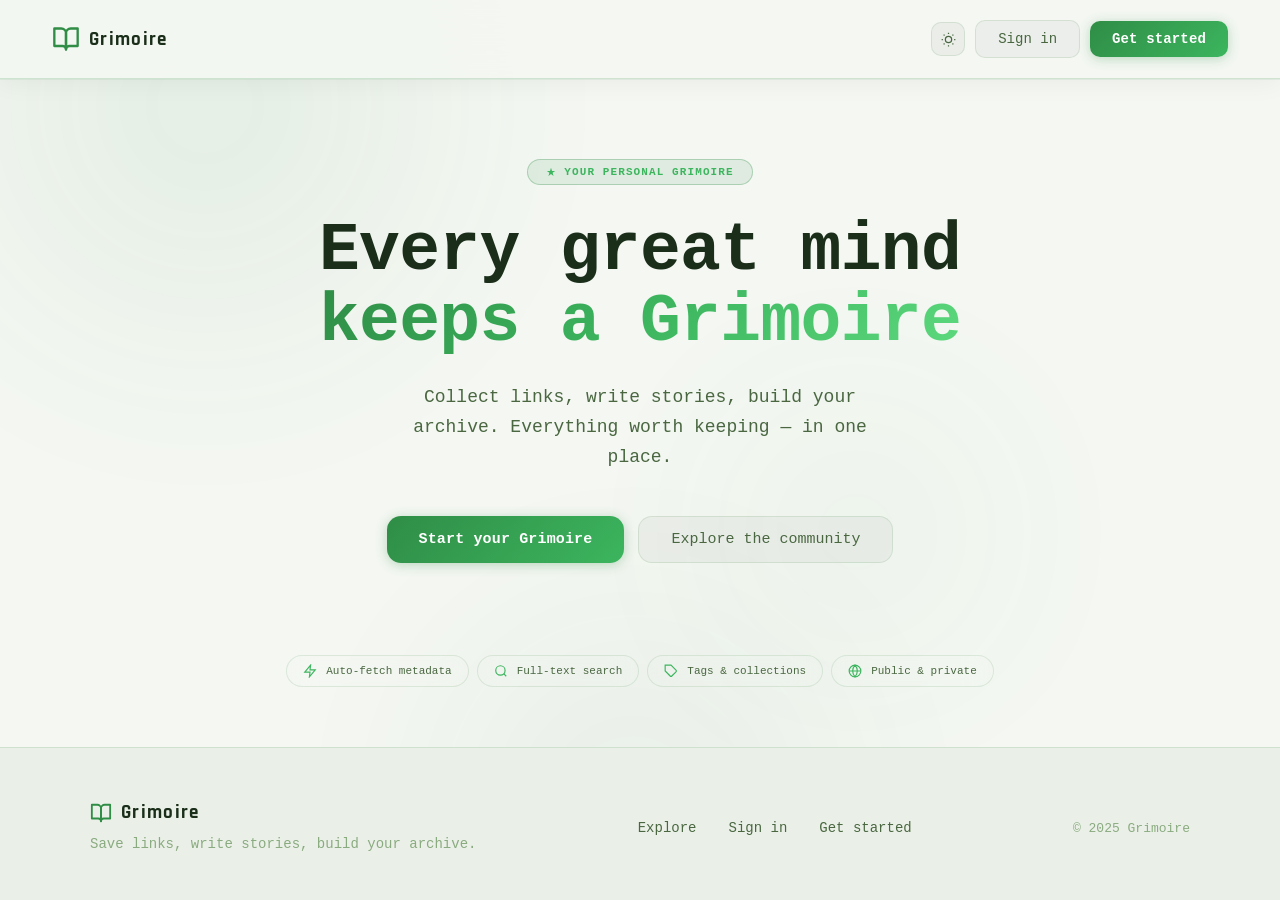
<file: templates/index.html>
<!DOCTYPE html>
<html lang="en">
<head>
<meta charset="UTF-8">
<meta name="viewport" content="width=device-width, initial-scale=1.0">
<title>Grimoire — Your Personal Library</title>
<link rel="preconnect" href="https://fonts.googleapis.com">
<link rel="preconnect" href="https://fonts.gstatic.com" crossorigin>
<link href="https://fonts.googleapis.com/css2?family=Space+Grotesk:wght@400;500;600;700&family=Plus+Jakarta+Sans:wght@300;400;500;600&family=Rajdhani:wght@400;500;600;700&family=Share+Tech+Mono&display=swap" rel="stylesheet">
<link rel="stylesheet" href="/static/css/style.css">
<link rel="stylesheet" href="/static/css/auth.css?v=2">
<link rel="icon" type="image/svg+xml" href="/static/favicon.svg?v=4">
<script>(function(){var t=localStorage.getItem('lv-theme')||'geek';document.documentElement.setAttribute('data-theme',t);})();</script>
</head>
<body class="auth-page">

<!-- Animated background -->
<div class="bg-orbs">
  <div class="orb orb-1"></div>
  <div class="orb orb-2"></div>
  <div class="orb orb-3"></div>
</div>

<!-- Hero / Landing -->
<section class="landing" id="landing">
  <nav class="land-nav">
    <div class="logo">
      <svg width="28" height="28" viewBox="0 0 24 24" fill="none" stroke="var(--accent)" stroke-width="2" stroke-linecap="round" stroke-linejoin="round"><path d="M2 3h6a4 4 0 0 1 4 4v14a3 3 0 0 0-3-3H2z"/><path d="M22 3h-6a4 4 0 0 0-4 4v14a3 3 0 0 1 3-3h7z"/></svg>
      <span class="logo-text">Grimoire</span>
    </div>
    <div class="land-nav-actions">
      <div class="theme-switcher">
        <button class="theme-toggle" onclick="toggleThemePicker()" title="Switch theme">
          <svg width="15" height="15" viewBox="0 0 24 24" fill="none" stroke="currentColor" stroke-width="2"><circle cx="12" cy="12" r="5"/><path d="M12 1v2M12 21v2M4.22 4.22l1.42 1.42M18.36 18.36l1.42 1.42M1 12h2M21 12h2M4.22 19.78l1.42-1.42M18.36 5.64l1.42-1.42"/></svg>
        </button>
        <div class="theme-picker hidden" id="themePicker">
          <div class="theme-picker-title">Theme</div>
          <div class="theme-option" data-theme="light" onclick="applyTheme('light')">
            <span class="theme-swatch" style="background:linear-gradient(135deg,#f7f8fc 50%,#4f46e5 50%)"></span>
            <span>Light</span><span class="theme-check"></span>
          </div>
          <div class="theme-option" data-theme="dark" onclick="applyTheme('dark')">
            <span class="theme-swatch" style="background:linear-gradient(135deg,#07070e 50%,#6366f1 50%)"></span>
            <span>Dark</span><span class="theme-check"></span>
          </div>
          <div class="theme-option" data-theme="geek" onclick="applyTheme('geek')">
            <span class="theme-swatch" style="background:linear-gradient(135deg,#f4f7f2 50%,#2f8d46 50%)"></span>
            <span>Geek</span><span class="theme-check"></span>
          </div>
          <div class="theme-option" data-theme="midnight" onclick="applyTheme('midnight')">
            <span class="theme-swatch" style="background:linear-gradient(135deg,#020c18 50%,#00d4c0 50%)"></span>
            <span>Midnight</span><span class="theme-check"></span>
          </div>
        </div>
      </div>
      <button class="btn-ghost" onclick="showPanel('login')">Sign in</button>
      <button class="btn-primary" onclick="showPanel('register')">Get started</button>
    </div>
  </nav>

  <div class="hero">
    <div class="hero-badge">
      <svg width="10" height="10" viewBox="0 0 24 24" fill="currentColor"><path d="M12 2l2.4 7.4H22l-6.2 4.5 2.4 7.4L12 17l-6.2 4.3 2.4-7.4L2 9.4h7.6z"/></svg>
      Your personal grimoire
    </div>
    <h1 class="hero-title">Every great mind<br><span class="grad-text">keeps a Grimoire</span></h1>
    <p class="hero-sub">Collect links, write stories, build your archive. Everything worth keeping — in one place.</p>
    <div class="hero-actions">
      <button class="btn-primary btn-lg" onclick="showPanel('register')">Start your Grimoire</button>
      <a href="/explore" class="btn-ghost btn-lg">Explore the community</a>
    </div>
    <div class="hero-features">
      <div class="feat">
        <span class="feat-icon"><svg width="14" height="14" viewBox="0 0 24 24" fill="none" stroke="currentColor" stroke-width="2"><polygon points="13 2 3 14 12 14 11 22 21 10 12 10 13 2"/></svg></span>
        Auto-fetch metadata
      </div>
      <div class="feat">
        <span class="feat-icon"><svg width="14" height="14" viewBox="0 0 24 24" fill="none" stroke="currentColor" stroke-width="2"><circle cx="11" cy="11" r="8"/><line x1="21" y1="21" x2="16.65" y2="16.65"/></svg></span>
        Full-text search
      </div>
      <div class="feat">
        <span class="feat-icon"><svg width="14" height="14" viewBox="0 0 24 24" fill="none" stroke="currentColor" stroke-width="2"><path d="M20.59 13.41l-7.17 7.17a2 2 0 0 1-2.83 0L2 12V2h10l8.59 8.59a2 2 0 0 1 0 2.82z"/><line x1="7" y1="7" x2="7.01" y2="7"/></svg></span>
        Tags &amp; collections
      </div>
      <div class="feat">
        <span class="feat-icon"><svg width="14" height="14" viewBox="0 0 24 24" fill="none" stroke="currentColor" stroke-width="2"><circle cx="12" cy="12" r="10"/><path d="M2 12h20M12 2a15.3 15.3 0 0 1 4 10 15.3 15.3 0 0 1-4 10 15.3 15.3 0 0 1-4-10 15.3 15.3 0 0 1 4-10z"/></svg></span>
        Public &amp; private
      </div>
    </div>
  </div>
</section>

<!-- Footer -->
<footer class="land-footer">
  <div class="footer-inner">
    <div class="footer-brand">
      <div class="logo">
        <svg width="22" height="22" viewBox="0 0 24 24" fill="none" stroke="var(--accent)" stroke-width="2" stroke-linecap="round" stroke-linejoin="round"><path d="M2 3h6a4 4 0 0 1 4 4v14a3 3 0 0 0-3-3H2z"/><path d="M22 3h-6a4 4 0 0 0-4 4v14a3 3 0 0 1 3-3h7z"/></svg>
        <span class="logo-text">Grimoire</span>
      </div>
      <p class="footer-tagline">Save links, write stories, build your archive.</p>
    </div>
    <nav class="footer-links">
      <a href="/explore">Explore</a>
      <a onclick="showPanel('login')">Sign in</a>
      <a onclick="showPanel('register')">Get started</a>
    </nav>
    <p class="footer-copy">&copy; 2025 Grimoire</p>
  </div>
</footer>

<!-- Auth Panel -->
<div class="auth-overlay hidden" id="authOverlay" onclick="hidePanel()"></div>
<div class="auth-panel" id="authPanel">
  <button class="panel-close" onclick="hidePanel()">
    <svg width="14" height="14" viewBox="0 0 24 24" fill="none" stroke="currentColor" stroke-width="2.5"><line x1="18" y1="6" x2="6" y2="18"/><line x1="6" y1="6" x2="18" y2="18"/></svg>
  </button>

  <!-- Login -->
  <div class="auth-form" id="loginForm">
    <h2>Welcome back</h2>
    <p class="auth-sub">Sign in to your Grimoire</p>

    <div id="loginError" class="error-msg hidden"></div>

    <a href="/api/auth/google" class="btn-google">
      <svg width="18" height="18" viewBox="0 0 18 18"><path d="M17.64 9.2c0-.637-.057-1.251-.164-1.84H9v3.481h4.844c-.209 1.125-.843 2.078-1.796 2.717v2.258h2.908c1.702-1.567 2.684-3.874 2.684-6.615z" fill="#4285F4"/><path d="M9 18c2.43 0 4.467-.806 5.956-2.18l-2.908-2.259c-.806.54-1.837.86-3.048.86-2.344 0-4.328-1.584-5.036-3.711H.957v2.332A8.997 8.997 0 009 18z" fill="#34A853"/><path d="M3.964 10.71A5.41 5.41 0 013.682 9c0-.593.102-1.17.282-1.71V4.958H.957A8.996 8.996 0 000 9c0 1.452.348 2.827.957 4.042l3.007-2.332z" fill="#FBBC05"/><path d="M9 3.58c1.321 0 2.508.454 3.44 1.345l2.582-2.58C13.463.891 11.426 0 9 0A8.997 8.997 0 00.957 4.958L3.964 6.29C4.672 4.163 6.656 3.58 9 3.58z" fill="#EA4335"/></svg>
      Continue with Google
    </a>
    <div class="divider"><span>or</span></div>

    <div class="field">
      <label>Email</label>
      <input type="email" id="loginEmail" placeholder="you@example.com" autocomplete="email">
    </div>
    <div class="field">
      <label>Password</label>
      <input type="password" id="loginPassword" placeholder="••••••••" autocomplete="current-password">
    </div>
    <button class="btn-primary btn-full" onclick="doLogin()">Sign in</button>
    <p class="switch-auth">No account? <a onclick="switchTo('register')">Create one</a></p>
  </div>

  <!-- Register -->
  <div class="auth-form hidden" id="registerForm">
    <h2>Create account</h2>
    <p class="auth-sub">Join Grimoire — free forever</p>

    <div id="registerError" class="error-msg hidden"></div>

    <a href="/api/auth/google" class="btn-google">
      <svg width="18" height="18" viewBox="0 0 18 18"><path d="M17.64 9.2c0-.637-.057-1.251-.164-1.84H9v3.481h4.844c-.209 1.125-.843 2.078-1.796 2.717v2.258h2.908c1.702-1.567 2.684-3.874 2.684-6.615z" fill="#4285F4"/><path d="M9 18c2.43 0 4.467-.806 5.956-2.18l-2.908-2.259c-.806.54-1.837.86-3.048.86-2.344 0-4.328-1.584-5.036-3.711H.957v2.332A8.997 8.997 0 009 18z" fill="#34A853"/><path d="M3.964 10.71A5.41 5.41 0 013.682 9c0-.593.102-1.17.282-1.71V4.958H.957A8.996 8.996 0 000 9c0 1.452.348 2.827.957 4.042l3.007-2.332z" fill="#FBBC05"/><path d="M9 3.58c1.321 0 2.508.454 3.44 1.345l2.582-2.58C13.463.891 11.426 0 9 0A8.997 8.997 0 00.957 4.958L3.964 6.29C4.672 4.163 6.656 3.58 9 3.58z" fill="#EA4335"/></svg>
      Sign up with Google
    </a>
    <div class="divider"><span>or</span></div>

    <div class="field">
      <label>Full name</label>
      <input type="text" id="regName" placeholder="Your name" autocomplete="name">
    </div>
    <div class="field">
      <label>Email</label>
      <input type="email" id="regEmail" placeholder="you@example.com" autocomplete="email">
    </div>
    <div class="field">
      <label>Password <span class="hint">(min 6 chars)</span></label>
      <input type="password" id="regPassword" placeholder="••••••••" autocomplete="new-password">
    </div>
    <button class="btn-primary btn-full" onclick="doRegister()">Create account</button>
    <p class="switch-auth">Already have an account? <a onclick="switchTo('login')">Sign in</a></p>
  </div>
</div>

<script src="/static/js/theme.js"></script>
<script src="/static/js/auth.js"></script>
</body>
</html>
</file>
<file: static/css/style.css>
/* ── Grimoire — Global Design System ───────────────────────── */

/* ─── Theme 1: Light (default, no data-theme attr) ─────────── */
:root {
  --bg:            #ffffff;
  --bg2:           #f7f8fc;
  --bg3:           #eef0f6;
  --bg4:           #e4e7f0;
  --border:        rgba(0,0,0,0.07);
  --border-hover:  rgba(0,0,0,0.14);
  --text:          #0f172a;
  --text2:         #64748b;
  --text3:         #94a3b8;
  --accent:        #4f46e5;
  --accent2:       #6366f1;
  --accent-hover:  #4338ca;
  --accent-dim:    rgba(79,70,229,0.08);
  --accent-border: rgba(79,70,229,0.22);
  --success:       #10b981;
  --danger:        #ef4444;
  --warn:          #f59e0b;
  --radius:        14px;
  --radius-sm:     10px;
  --radius-xs:     6px;
  --shadow:        0 20px 60px rgba(0,0,0,0.1);
  --shadow-sm:     0 4px 16px rgba(0,0,0,0.07);
  --shadow-glow:   0 4px 20px rgba(79,70,229,0.15);
  --shadow-card:   0 1px 3px rgba(0,0,0,0.07), 0 1px 2px rgba(0,0,0,0.04);
  --font-display:  'Rajdhani', 'Share Tech Mono', monospace;
  --font-body:     'Rajdhani', 'Share Tech Mono', monospace;
  --sidebar-w:     252px;
}

/* ─── Theme 2: Dark — Trading Terminal ──────────────────────── */
[data-theme="dark"] {
  --bg:            #0A0E14;
  --bg2:           #111820;
  --bg3:           #111820;
  --bg4:           #1E2A38;
  --border:        rgba(30,42,56,0.9);
  --border-hover:  rgba(57,255,20,0.22);
  --text:          #FFFFFF;
  --text2:         #6B7A8D;
  --text3:         #4a5a6d;
  --accent:        #39FF14;
  --accent2:       #39FF14;
  --accent-hover:  #2bcc10;
  --accent-dim:    rgba(57,255,20,0.08);
  --accent-border: rgba(57,255,20,0.28);
  --success:       #00C853;
  --danger:        #E53935;
  --warn:          #FFB300;
  --shadow:        0 24px 64px rgba(0,0,0,0.85);
  --shadow-sm:     0 4px 16px rgba(0,0,0,0.6);
  --shadow-glow:   0 0 28px rgba(57,255,20,0.15);
  --shadow-card:   none;
  --font-display:  'Rajdhani', 'Share Tech Mono', monospace;
  --font-body:     'Rajdhani', 'Share Tech Mono', monospace;
}

/* ─── Theme 3: Geek ─────────────────────────────────────────── */
[data-theme="geek"] {
  --bg:            #f4f7f2;
  --bg2:           #ffffff;
  --bg3:           #eaf0e7;
  --bg4:           #dce8d8;
  --border:        rgba(0,100,0,0.1);
  --border-hover:  rgba(0,100,0,0.22);
  --text:          #1a2e1a;
  --text2:         #4a6741;
  --text3:         #8aab80;
  --accent:        #2f8d46;
  --accent2:       #3cb55e;
  --accent-hover:  #267a3b;
  --accent-dim:    rgba(47,141,70,0.1);
  --accent-border: rgba(47,141,70,0.3);
  --shadow:        0 20px 60px rgba(0,0,0,0.07);
  --shadow-sm:     0 4px 12px rgba(0,0,0,0.06);
  --shadow-glow:   0 4px 16px rgba(47,141,70,0.2);
  --shadow-card:   0 1px 3px rgba(0,0,0,0.06);
  --font-body:     'Consolas', 'SF Mono', 'Fira Code', 'Liberation Mono', 'Courier New', monospace;
  --font-display:  'Consolas', 'SF Mono', 'Fira Code', 'Liberation Mono', 'Courier New', monospace;
}

/* ─── Theme 4: Midnight ─────────────────────────────────────── */
[data-theme="midnight"] {
  --bg:            #020c18;
  --bg2:           #041728;
  --bg3:           #062035;
  --bg4:           #083248;
  --border:        rgba(0,220,200,0.1);
  --border-hover:  rgba(0,220,200,0.22);
  --text:          #d8f0f8;
  --text2:         #6aa0c0;
  --text3:         #3a6a82;
  --accent:        #00d4c0;
  --accent2:       #00eedc;
  --accent-hover:  #00bfac;
  --accent-dim:    rgba(0,212,192,0.08);
  --accent-border: rgba(0,212,192,0.22);
  --shadow:        0 24px 64px rgba(0,0,0,0.85);
  --shadow-sm:     0 4px 16px rgba(0,0,0,0.5);
  --shadow-glow:   0 0 28px rgba(0,212,192,0.22);
  --shadow-card:   none;
  --font-body:     'Consolas', 'SF Mono', 'Fira Code', 'Liberation Mono', 'Courier New', monospace;
  --font-display:  'Consolas', 'SF Mono', 'Fira Code', 'Liberation Mono', 'Courier New', monospace;
}

/* ─── Smooth theme transitions ───────────────────────────────── */
.theme-transition,
.theme-transition *,
.theme-transition *::before,
.theme-transition *::after {
  transition: background-color .32s ease, border-color .32s ease,
              color .2s ease, box-shadow .32s ease !important;
}

/* ─── Text selection ─────────────────────────────────────────── */
::selection { background: var(--accent-dim); color: var(--accent2); }

/* ─── Base reset ─────────────────────────────────────────────── */
*, *::before, *::after { box-sizing: border-box; margin: 0; padding: 0; }
html { scroll-behavior: smooth; }
body {
  font-family: var(--font-body);
  font-weight: 500;
  background: var(--bg);
  color: var(--text);
  min-height: 100vh;
  -webkit-font-smoothing: antialiased;
  -moz-osx-font-smoothing: grayscale;
}

/* ── Buttons ────────────────────────────────────────────────── */
.btn-primary {
  display: inline-flex; align-items: center; gap: 7px;
  background: linear-gradient(135deg, var(--accent) 0%, var(--accent2) 100%);
  color: #fff; border: none; border-radius: var(--radius-sm);
  padding: 10px 22px; font-size: 14px; font-weight: 600;
  cursor: pointer; transition: all .2s ease; text-decoration: none;
  font-family: var(--font-body); white-space: nowrap;
  letter-spacing: 0.01em; position: relative; overflow: hidden;
  box-shadow: 0 2px 16px rgba(0,0,0,0.15);
}
.btn-primary::after {
  content: ''; position: absolute; inset: 0;
  background: linear-gradient(135deg, rgba(255,255,255,0.14), transparent);
  opacity: 0; transition: opacity .2s;
}
.btn-primary:hover::after { opacity: 1; }
.btn-primary:hover { transform: translateY(-1px); box-shadow: 0 6px 20px rgba(0,0,0,0.2); }
.btn-primary:active { transform: translateY(0); }
.btn-primary.btn-lg { padding: 14px 32px; font-size: 15px; border-radius: var(--radius); }
.btn-primary.btn-full { width: 100%; justify-content: center; padding: 13px; }

.btn-ghost {
  display: inline-flex; align-items: center; gap: 7px;
  background: rgba(128,128,128,0.07); color: var(--text2);
  border: 1px solid var(--border); border-radius: var(--radius-sm);
  padding: 10px 22px; font-size: 14px; font-weight: 500;
  cursor: pointer; transition: all .2s; text-decoration: none;
  font-family: var(--font-body); white-space: nowrap;
}
.btn-ghost:hover { color: var(--text); border-color: var(--border-hover); background: rgba(128,128,128,0.1); }
.btn-ghost.btn-lg { padding: 14px 32px; font-size: 15px; border-radius: var(--radius); }

.btn-icon {
  background: none; border: none; cursor: pointer;
  color: var(--text3); padding: 7px; border-radius: var(--radius-xs);
  transition: all .15s; line-height: 1;
  display: flex; align-items: center; justify-content: center;
}
.btn-icon:hover { color: var(--text2); background: rgba(128,128,128,0.1); }

/* ── Form Fields ─────────────────────────────────────────────── */
.field { display: flex; flex-direction: column; gap: 7px; }
.field label {
  font-size: 11px; font-weight: 700; color: var(--text2);
  letter-spacing: 0.06em; text-transform: uppercase;
}
.field label .hint { font-weight: 400; color: var(--text3); text-transform: none; letter-spacing: 0; margin-left: 4px; }
.field label .req { color: var(--accent); }

input[type=text], input[type=email], input[type=url],
input[type=password], select, textarea {
  background: var(--bg3); border: 1px solid var(--border);
  border-radius: var(--radius-sm); color: var(--text);
  font-family: var(--font-body); font-size: 14px;
  padding: 11px 16px; transition: border-color .2s, box-shadow .2s;
  outline: none; width: 100%;
}
input:focus, select:focus, textarea:focus {
  border-color: var(--accent);
  box-shadow: 0 0 0 3px var(--accent-dim);
}
input::placeholder, textarea::placeholder { color: var(--text3); }
textarea { resize: vertical; min-height: 72px; line-height: 1.6; }
select { cursor: pointer; }
select option { background: var(--bg2); }
.field-row { display: grid; grid-template-columns: 1fr 1fr; gap: 16px; }

/* ── Modals ──────────────────────────────────────────────────── */
.modal-overlay {
  position: fixed; inset: 0; background: rgba(0,0,0,0.6);
  backdrop-filter: blur(10px); z-index: 100;
  animation: fadeIn .2s ease;
}
@keyframes fadeIn { from { opacity:0; } to { opacity:1; } }

.modal {
  position: fixed; top: 50%; left: 50%;
  transform: translate(-50%, -50%);
  background: var(--bg2); border: 1px solid var(--border);
  border-radius: 20px; width: min(540px, calc(100vw - 32px));
  max-height: 90vh; overflow-y: auto; z-index: 101;
  box-shadow: var(--shadow);
  animation: modalIn .28s cubic-bezier(0.34,1.56,0.64,1);
}
@keyframes modalIn {
  from { opacity:0; transform:translate(-50%,calc(-50% + 20px)) scale(0.95); }
  to   { opacity:1; transform:translate(-50%,-50%) scale(1); }
}
.modal-header {
  display: flex; align-items: center; justify-content: space-between;
  padding: 24px 28px 0;
}
.modal-header h3 { font-family: var(--font-display); font-size: 19px; font-weight: 700; }
.modal-body { padding: 20px 28px 4px; display: flex; flex-direction: column; gap: 18px; }
.modal-footer {
  padding: 16px 28px 24px; display: flex; justify-content: flex-end; gap: 10px;
  border-top: 1px solid var(--border); margin-top: 8px;
}

.hidden { display: none !important; }

/* ── Link Cards ──────────────────────────────────────────────── */
.links-grid {
  display: grid;
  grid-template-columns: repeat(auto-fill, minmax(292px,1fr));
  gap: 16px; padding: 0 24px 52px;
}
.links-grid.list-layout { grid-template-columns: 1fr; }

.link-card {
  background: var(--bg2); border: 1px solid var(--border);
  border-radius: var(--radius); overflow: hidden;
  transition: transform .22s ease, border-color .22s, box-shadow .22s;
  cursor: pointer; position: relative; display: flex; flex-direction: column;
  box-shadow: var(--shadow-card);
}
.link-card:hover {
  border-color: var(--accent-border);
  transform: translateY(-3px);
  box-shadow: 0 16px 48px rgba(0,0,0,0.15), var(--shadow-glow);
}

.card-media {
  width: 100%; height: 150px; flex-shrink: 0;
  background: linear-gradient(140deg, var(--bg3) 0%, var(--bg4) 100%);
  position: relative; overflow: hidden;
  display: flex; align-items: center; justify-content: center;
}
.card-media img.card-image {
  width: 100%; height: 100%; object-fit: cover;
  transition: transform .4s ease;
}
.link-card:hover .card-media img.card-image { transform: scale(1.04); }
.card-media::after {
  content: ''; position: absolute; inset: 0;
  background: linear-gradient(to top, rgba(0,0,0,0.15) 0%, transparent 55%);
  pointer-events: none;
}
.card-media--empty { }
.domain-initial {
  font-family: var(--font-display); font-size: 52px; font-weight: 800;
  color: var(--text3); opacity: 0.35; text-transform: uppercase; user-select: none;
}

.badge-public {
  position: absolute; top: 12px; right: 12px; z-index: 2;
  background: rgba(16,185,129,0.16); color: #10b981;
  font-size: 11px; font-weight: 700; border-radius: 100px; padding: 3px 9px;
  border: 1px solid rgba(16,185,129,0.3); letter-spacing: 0.06em;
  backdrop-filter: blur(8px);
}
.badge-private {
  position: absolute; top: 12px; right: 12px; z-index: 2;
  background: rgba(128,128,128,0.1); color: var(--text3);
  font-size: 11px; font-weight: 700; border-radius: 100px; padding: 3px 9px;
  border: 1px solid var(--border); letter-spacing: 0.06em;
  backdrop-filter: blur(8px);
}

.card-body { padding: 16px; display: flex; flex-direction: column; flex: 1; }
.card-top { display: flex; align-items: center; gap: 8px; margin-bottom: 10px; }
.card-favicon { width: 18px; height: 18px; border-radius: 4px; flex-shrink: 0; }
.card-domain { font-size: 11px; color: var(--text3); flex: 1; white-space: nowrap; overflow: hidden; text-overflow: ellipsis; font-weight: 500; letter-spacing: 0.02em; }
.col-badge {
  font-size: 11px; font-weight: 600; border-radius: 100px;
  padding: 2px 8px; white-space: nowrap; letter-spacing: 0.03em;
  display: inline-flex; align-items: center;
}
.card-title {
  font-family: var(--font-display); font-size: 14px; font-weight: 600;
  color: var(--text); line-height: 1.4; margin-bottom: 8px;
  display: -webkit-box; -webkit-line-clamp: 2; -webkit-box-orient: vertical; overflow: hidden;
}
.card-desc {
  font-size: 13px; color: var(--text2); line-height: 1.55; flex: 1; font-weight: 500;
  display: -webkit-box; -webkit-line-clamp: 2; -webkit-box-orient: vertical; overflow: hidden;
  margin-bottom: 10px;
}
.card-tags { display: flex; flex-wrap: wrap; gap: 5px; margin-bottom: 12px; }
.card-tag {
  font-size: 12px; color: var(--accent2); background: var(--accent-dim);
  border-radius: 100px; padding: 3px 9px; font-weight: 600;
  cursor: pointer; transition: all .15s; letter-spacing: 0.02em;
}
.card-tag:hover { background: var(--accent-dim); opacity: 0.8; }
.card-footer {
  display: flex; align-items: center; justify-content: space-between;
  padding-top: 10px; border-top: 1px solid var(--border); margin-top: auto;
}
.card-meta { font-size: 12px; color: var(--text3); font-weight: 500; }
.card-actions { display: flex; gap: 2px; opacity: 0; transition: opacity .18s; }
.link-card:hover .card-actions { opacity: 1; }
.card-act {
  width: 28px; height: 28px; padding: 0; border-radius: 7px;
  color: var(--text3); background: none; border: none;
  cursor: pointer; transition: all .15s;
  display: flex; align-items: center; justify-content: center;
}
.card-act:hover { color: var(--text2); background: rgba(128,128,128,0.12); }
.card-act.danger:hover { color: var(--danger); background: rgba(239,68,68,0.1); }

/* List layout */
.list-layout .link-card { flex-direction: row; }
.list-layout .card-media { width: 112px; height: auto; min-height: 88px; flex-shrink: 0; border-radius: 0; }
.list-layout .badge-public, .list-layout .badge-private { top: 8px; right: 8px; }

/* ── Toast ───────────────────────────────────────────────────── */
.toast {
  position: fixed; bottom: 28px; left: 50%; transform: translateX(-50%);
  background: var(--bg3); border: 1px solid var(--border);
  color: var(--text); padding: 11px 22px; border-radius: 100px;
  font-size: 13px; font-weight: 500; box-shadow: var(--shadow);
  z-index: 999; white-space: nowrap;
  animation: toastIn .3s cubic-bezier(0.34,1.56,0.64,1);
}
.toast.success { border-color: rgba(16,185,129,0.4); color: #10b981; background: rgba(16,185,129,0.08); }
.toast.error   { border-color: rgba(239,68,68,0.4);  color: #ef4444; background: rgba(239,68,68,0.08); }
@keyframes toastIn {
  from { opacity:0; transform:translateX(-50%) translateY(16px) scale(0.9); }
  to   { opacity:1; transform:translateX(-50%) translateY(0) scale(1); }
}

/* ── Logo ────────────────────────────────────────────────────── */
.logo {
  display: flex; align-items: center; gap: 9px;
  font-family: 'Rajdhani', sans-serif; font-size: 19px; font-weight: 700;
  letter-spacing: 0.07em; color: var(--text); text-decoration: none;
}
.logo svg { flex-shrink: 0; }
.logo-text { transition: color .15s; }
@media (max-width: 300px) { .logo-text { display: none; } }

/* ── Divider ─────────────────────────────────────────────────── */
.divider { display: flex; align-items: center; gap: 12px; color: var(--text3); font-size: 12px; }
.divider::before, .divider::after { content: ''; flex: 1; height: 1px; background: var(--border); }

/* ── Error msg ───────────────────────────────────────────────── */
.error-msg {
  background: rgba(239,68,68,0.08); border: 1px solid rgba(239,68,68,0.24);
  color: var(--danger); border-radius: var(--radius-sm); padding: 11px 16px; font-size: 13px;
}

/* ── Empty state ─────────────────────────────────────────────── */
.empty-state {
  text-align: center; padding: 80px 24px;
  display: flex; flex-direction: column; align-items: center; gap: 14px;
}
.empty-icon {
  width: 72px; height: 72px; background: var(--accent-dim); border-radius: 50%;
  display: flex; align-items: center; justify-content: center;
  color: var(--accent); margin-bottom: 4px;
  border: 1px solid var(--accent-border);
}
.empty-state h3 { font-family: var(--font-display); font-size: 20px; font-weight: 700; }
.empty-state p { color: var(--text2); font-size: 14px; max-width: 280px; line-height: 1.55; }

/* ── Load more ───────────────────────────────────────────────── */
.load-more-wrap { text-align: center; padding: 16px 0 52px; }

/* ── Fetch preview ───────────────────────────────────────────── */
.fetch-preview {
  display: flex; align-items: center; gap: 10px;
  background: var(--bg3); border: 1px solid var(--border);
  border-radius: var(--radius-sm); padding: 10px 14px;
}
.preview-favicon { width: 20px; height: 20px; border-radius: 5px; }
.preview-domain { font-size: 13px; color: var(--text2); flex: 1; }
.preview-check { font-size: 11px; color: var(--success); font-weight: 700; letter-spacing: 0.04em; }

/* ── URL row ─────────────────────────────────────────────────── */
.url-row { display: flex; gap: 8px; }
.url-row input { flex: 1; }
.btn-fetch {
  display: inline-flex; align-items: center; gap: 6px;
  background: var(--accent-dim); color: var(--accent);
  border: 1px solid var(--accent-border); border-radius: var(--radius-sm);
  padding: 11px 16px; font-size: 13px; font-weight: 600;
  cursor: pointer; transition: all .2s; white-space: nowrap;
  font-family: var(--font-body);
}
.btn-fetch:hover { background: var(--accent); color: #fff; border-color: var(--accent); }

/* ── Tag suggestions ─────────────────────────────────────────── */
.tag-suggestions { display: flex; flex-wrap: wrap; gap: 6px; margin-top: 4px; }
.tag-sug {
  font-size: 11px; color: var(--text3); background: var(--bg3);
  border: 1px solid var(--border); border-radius: 100px;
  padding: 3px 10px; cursor: pointer; transition: all .15s; font-weight: 500;
}
.tag-sug:hover { color: var(--accent2); border-color: var(--accent-border); background: var(--accent-dim); }

/* ── Toggle group ────────────────────────────────────────────── */
.toggle-group { display: flex; gap: 8px; }
.toggle-opt {
  flex: 1; display: flex; align-items: center; justify-content: center; gap: 7px;
  background: var(--bg3); border: 1px solid var(--border);
  border-radius: var(--radius-sm); padding: 10px 14px;
  cursor: pointer; font-size: 13px; font-weight: 500;
  transition: all .2s; color: var(--text2);
}
.toggle-opt input { display: none; }
.toggle-opt:has(input:checked) { border-color: var(--accent); background: var(--accent-dim); color: var(--text); }

/* ── Icon / Color pickers ────────────────────────────────────── */
.emoji-picker { display: flex; flex-wrap: wrap; gap: 7px; }
.emoji-opt {
  font-size: 12px; font-weight: 600; cursor: pointer;
  border-radius: var(--radius-sm); padding: 7px 13px;
  border: 1.5px solid var(--border); transition: all .15s;
  color: var(--text2); background: var(--bg3); letter-spacing: 0.02em;
}
.emoji-opt.selected, .emoji-opt:hover { border-color: var(--accent); background: var(--accent-dim); color: var(--text); }
.color-picker { display: flex; gap: 10px; flex-wrap: wrap; align-items: center; }
.color-swatch {
  width: 30px; height: 30px; border-radius: 50%; cursor: pointer;
  border: 3px solid transparent; transition: all .2s;
  box-shadow: 0 2px 8px rgba(0,0,0,0.2);
}
.color-swatch.selected, .color-swatch:hover { border-color: var(--text); transform: scale(1.15); }

/* ── Grad text ───────────────────────────────────────────────── */
.grad-text {
  background: linear-gradient(135deg, var(--accent2), #c4b5fd, #f0abfc);
  -webkit-background-clip: text; -webkit-text-fill-color: transparent; background-clip: text;
}

/* ── Misc ────────────────────────────────────────────────────── */
.loading-sm { color: var(--text3); font-size: 13px; padding: 10px 4px; }
.avatar-sm { width: 34px; height: 34px; border-radius: 50%; object-fit: cover; }
.avatar-lg { width: 64px; height: 64px; border-radius: 50%; object-fit: cover; border: 3px solid var(--border); }

/* ── Scrollbar ───────────────────────────────────────────────── */
::-webkit-scrollbar { width: 5px; height: 5px; }
::-webkit-scrollbar-track { background: transparent; }
::-webkit-scrollbar-thumb { background: var(--accent-border); border-radius: 4px; }
::-webkit-scrollbar-thumb:hover { background: var(--accent); }

/* ── Responsive ──────────────────────────────────────────────── */
@media (max-width: 640px) {
  .field-row { grid-template-columns: 1fr; }
  .links-grid { grid-template-columns: 1fr; padding: 0 16px 40px; }
  .modal { border-radius: 16px 16px 0 0; top: auto; bottom: 0; left: 0; right: 0; transform: none; width: 100%; max-height: 92vh; animation: sheetIn .28s cubic-bezier(0.34,1.56,0.64,1); }
  @keyframes sheetIn { from { transform: translateY(40px); opacity:0; } to { transform: translateY(0); opacity:1; } }
}

/* ════════════════════════════════════════════════════════════════
   THEME SWITCHER COMPONENT
   ════════════════════════════════════════════════════════════════ */
.theme-switcher { position: relative; }

.theme-toggle {
  width: 34px; height: 34px; padding: 0; border-radius: var(--radius-sm);
  display: flex; align-items: center; justify-content: center;
  background: rgba(128,128,128,0.08); border: 1px solid var(--border);
  color: var(--text2); cursor: pointer; transition: all .15s;
}
.theme-toggle:hover { color: var(--accent); border-color: var(--accent-border); background: var(--accent-dim); }

.theme-picker {
  position: absolute; top: calc(100% + 8px); right: 0;
  background: var(--bg2); border: 1px solid var(--border-hover);
  border-radius: var(--radius-sm); padding: 8px;
  min-width: 170px; z-index: 200; box-shadow: var(--shadow);
  animation: pickerIn .18s cubic-bezier(0.34,1.56,0.64,1);
}
@keyframes pickerIn { from { opacity:0; transform:translateY(-6px) scale(0.97); } to { opacity:1; transform:translateY(0) scale(1); } }

.theme-picker-title {
  font-size: 10px; font-weight: 700; text-transform: uppercase;
  letter-spacing: 0.1em; color: var(--text3); padding: 4px 8px 8px;
}

.theme-option {
  display: flex; align-items: center; gap: 10px;
  padding: 9px 10px; border-radius: var(--radius-xs);
  cursor: pointer; font-size: 13px; font-weight: 500;
  color: var(--text2); transition: all .14s; user-select: none;
}
.theme-option:hover { background: var(--bg3); color: var(--text); }
.theme-option.active { color: var(--accent2); background: var(--accent-dim); }

.theme-swatch {
  width: 20px; height: 20px; border-radius: 50%; flex-shrink: 0;
  border: 2px solid rgba(128,128,128,0.2);
  box-shadow: 0 1px 4px rgba(0,0,0,0.15);
}

.theme-check {
  margin-left: auto; color: var(--accent2); display: flex; align-items: center;
}

/* ════════════════════════════════════════════════════════════════
   THEME-SPECIFIC OVERRIDES
   ════════════════════════════════════════════════════════════════ */

/* ─── Light theme extras ─────────────────────────────────────── */
[data-theme="light"] .topbar { background: rgba(255,255,255,0.94); }
[data-theme="light"] .explore-header { background: rgba(255,255,255,0.94); }
[data-theme="light"] .land-nav {
  background: rgba(255,255,255,0.94);
  border-bottom: 1px solid rgba(79,70,229,0.12);
  box-shadow: 0 1px 0 rgba(79,70,229,0.06), 0 4px 24px rgba(0,0,0,0.06);
}
[data-theme="light"] .land-footer {
  background: rgba(247,248,252,0.97);
  border-top: 1px solid rgba(79,70,229,0.14);
}
[data-theme="light"] .auth-panel { background: #ffffff; }
[data-theme="light"] .user-menu { background: #ffffff; }
[data-theme="light"] .modal { box-shadow: 0 8px 48px rgba(0,0,0,0.12); }
[data-theme="light"] .link-card:hover { box-shadow: 0 12px 40px rgba(0,0,0,0.1), var(--shadow-glow); }
[data-theme="light"] .orb { opacity: 0.07; }
[data-theme="light"] .btn-primary { box-shadow: 0 2px 12px rgba(79,70,229,0.28); }
[data-theme="light"] .btn-primary:hover { box-shadow: 0 6px 20px rgba(79,70,229,0.38); }

/* ─── Geek theme extras ──────────────────────────────────────── */
[data-theme="geek"] .topbar { background: rgba(244,247,242,0.94); }
[data-theme="geek"] .explore-header { background: rgba(244,247,242,0.94); }
[data-theme="geek"] .land-nav {
  background: rgba(244,247,242,0.94);
  border-bottom: 1px solid rgba(47,141,70,0.18);
  box-shadow: 0 1px 0 rgba(47,141,70,0.08), 0 4px 24px rgba(0,0,0,0.05);
}
[data-theme="geek"] .land-footer {
  background: rgba(234,240,231,0.96);
  border-top: 1px solid rgba(47,141,70,0.15);
}
[data-theme="geek"] .auth-panel { background: #ffffff; }
[data-theme="geek"] .hero-title { letter-spacing: -0.01em; font-size: clamp(22px, 6.8vw, 68px); }
[data-theme="midnight"] .hero-title { font-size: clamp(22px, 6.8vw, 68px); }
/* mono font is wider — shrink feat tags on desktop so all 4 stay on one line */
@media (min-width: 601px) {
  [data-theme="geek"] .feat,
  [data-theme="midnight"] .feat { font-size: 11px; padding: 8px 16px; }
}
[data-theme="geek"] .link-card:hover { box-shadow: 0 8px 24px rgba(0,0,0,0.08), var(--shadow-glow); }
[data-theme="geek"] .orb-1 { background: radial-gradient(circle, #2f8d46 0%, transparent 70%); opacity: 0.1; }
[data-theme="geek"] .orb-2 { background: radial-gradient(circle, #1a6634 0%, transparent 70%); opacity: 0.07; }
[data-theme="geek"] .orb-3 { background: radial-gradient(circle, #3cb55e 0%, transparent 70%); opacity: 0.07; }
[data-theme="geek"] .grad-text {
  background: linear-gradient(135deg, #2f8d46, #3cb55e, #5dd97e);
  -webkit-background-clip: text; -webkit-text-fill-color: transparent; background-clip: text;
}
[data-theme="geek"] input[type=text], [data-theme="geek"] input[type=email],
[data-theme="geek"] input[type=url], [data-theme="geek"] input[type=password],
[data-theme="geek"] textarea { font-family: var(--font-body); }
[data-theme="geek"] .btn-primary { box-shadow: 0 2px 12px rgba(47,141,70,0.3); }
[data-theme="geek"] .btn-primary:hover { box-shadow: 0 6px 20px rgba(47,141,70,0.4); }

/* ─── Midnight theme extras ──────────────────────────────────── */
[data-theme="midnight"] .topbar { background: rgba(2,12,24,0.92); }
[data-theme="midnight"] .explore-header { background: rgba(2,12,24,0.92); }
[data-theme="midnight"] .land-nav {
  background: linear-gradient(100deg, rgba(2,10,24,0.97) 0%, rgba(4,23,40,0.93) 100%);
  border-bottom: 1px solid rgba(0,212,192,0.2);
  box-shadow: 0 1px 0 rgba(0,212,192,0.1), 0 8px 48px rgba(0,0,0,0.5);
}
[data-theme="midnight"] .land-footer {
  background: linear-gradient(100deg, rgba(2,10,24,0.92) 0%, rgba(4,23,40,0.88) 100%);
  border-top: 1px solid rgba(0,212,192,0.15);
}
[data-theme="midnight"] .link-card:hover {
  border-color: var(--accent);
  box-shadow: 0 0 0 1px var(--accent), 0 8px 40px rgba(0,0,0,0.6), 0 0 28px rgba(0,212,192,0.15);
}
[data-theme="midnight"] .nav-item.active::before { box-shadow: 0 0 8px var(--accent); }
[data-theme="midnight"] .stat-chip:hover::before { box-shadow: 0 0 8px var(--accent); }
[data-theme="midnight"] .btn-primary { box-shadow: 0 2px 16px rgba(0,212,192,0.28); }
[data-theme="midnight"] .btn-primary:hover { box-shadow: 0 0 24px rgba(0,212,192,0.4); }
[data-theme="midnight"] .tag-pill.active,
[data-theme="midnight"] .tag-pill:hover { box-shadow: 0 0 8px var(--accent-dim); }
[data-theme="midnight"] .orb-1 { background: radial-gradient(circle, #00d4c0 0%, transparent 70%); opacity: 0.15; }
[data-theme="midnight"] .orb-2 { background: radial-gradient(circle, #0048cc 0%, transparent 70%); opacity: 0.12; }
[data-theme="midnight"] .orb-3 { background: radial-gradient(circle, #00d4c0 0%, transparent 70%); opacity: 0.08; }
[data-theme="midnight"] .grad-text {
  background: linear-gradient(135deg, #00d4c0, #00eedc, #7fffef);
  -webkit-background-clip: text; -webkit-text-fill-color: transparent; background-clip: text;
}
[data-theme="midnight"] .search-wrap:focus-within { box-shadow: 0 0 0 3px rgba(0,212,192,0.15); }
[data-theme="midnight"] input:focus,
[data-theme="midnight"] select:focus,
[data-theme="midnight"] textarea:focus { box-shadow: 0 0 0 3px rgba(0,212,192,0.12); }

/* ─── Dark theme extras — Trading Terminal ───────────────────── */
@keyframes pulse-dot {
  0%, 100% { box-shadow: 0 0 0 0 rgba(57,255,20,0.7); opacity: 1; }
  50%       { box-shadow: 0 0 0 5px rgba(57,255,20,0); opacity: 0.7; }
}
[data-theme="dark"] .topbar { background: rgba(10,14,20,0.94); border-bottom: 1px solid #1E2A38; }
[data-theme="dark"] .explore-header { background: rgba(10,14,20,0.94); border-bottom: 1px solid #1E2A38; }
[data-theme="dark"] .land-nav {
  background: rgba(10,14,20,0.96);
  border-bottom: 1px solid #1E2A38;
  box-shadow: 0 1px 0 rgba(57,255,20,0.06), 0 8px 48px rgba(0,0,0,0.7);
}
[data-theme="dark"] .land-footer {
  background: rgba(10,14,20,0.97);
  border-top: 1px solid #1E2A38;
}
[data-theme="dark"] .sidebar { border-right: 1px solid #1E2A38; }
[data-theme="dark"] .stat-chip { border: 1px solid #1E2A38; }
[data-theme="dark"] .stat-chip::before {
  background: linear-gradient(90deg, #39FF14, #00C853);
}
[data-theme="dark"] .stat-n { font-size: 28px; letter-spacing: 0.04em; }
[data-theme="dark"] .stat-l {
  text-transform: uppercase; letter-spacing: 0.1em;
  color: #6B7A8D; font-size: 10px;
}
[data-theme="dark"] .stat-icon { color: #39FF14; opacity: 0.85; }
[data-theme="dark"] .link-card {
  border: 1px solid #1E2A38; border-radius: 10px;
}
[data-theme="dark"] .link-card:hover {
  border-color: rgba(57,255,20,0.35);
  box-shadow: 0 0 0 1px rgba(57,255,20,0.15), 0 8px 40px rgba(0,0,0,0.7), 0 0 24px rgba(57,255,20,0.08);
}
[data-theme="dark"] .nav-item.active { color: #39FF14; }
[data-theme="dark"] .nav-item.active::before { background: #39FF14; box-shadow: 0 0 8px #39FF14; }
[data-theme="dark"] .tag-pill.active,
[data-theme="dark"] .tag-pill:hover { color: #39FF14; border-color: rgba(57,255,20,0.35); background: rgba(57,255,20,0.07); }
[data-theme="dark"] .orb-1 { background: radial-gradient(circle, #39FF14 0%, transparent 70%); opacity: 0.06; }
[data-theme="dark"] .orb-2 { background: radial-gradient(circle, #00C853 0%, transparent 70%); opacity: 0.05; }
[data-theme="dark"] .orb-3 { background: radial-gradient(circle, #39FF14 0%, transparent 70%); opacity: 0.04; }
[data-theme="dark"] .grad-text {
  background: linear-gradient(135deg, #39FF14, #00C853, #7fff6a);
  -webkit-background-clip: text; -webkit-text-fill-color: transparent; background-clip: text;
}
[data-theme="dark"] .search-wrap:focus-within {
  border-color: rgba(57,255,20,0.5);
  box-shadow: 0 0 0 3px rgba(57,255,20,0.1);
}
[data-theme="dark"] input:focus,
[data-theme="dark"] select:focus,
[data-theme="dark"] textarea:focus { box-shadow: 0 0 0 3px rgba(57,255,20,0.1); }
[data-theme="dark"] .btn-primary {
  background: linear-gradient(135deg, #39FF14, #2bcc10);
  color: #0A0E14; font-weight: 700;
  box-shadow: 0 2px 16px rgba(57,255,20,0.25);
  letter-spacing: 0.06em; text-transform: uppercase;
}
[data-theme="dark"] .btn-primary:hover {
  box-shadow: 0 0 24px rgba(57,255,20,0.4);
  background: linear-gradient(135deg, #4fff2a, #39FF14);
}
[data-theme="dark"] .section-label { color: #FFB300; letter-spacing: 0.12em; }
[data-theme="dark"] .modal { border: 1px solid #1E2A38; box-shadow: 0 8px 48px rgba(0,0,0,0.9), 0 0 40px rgba(57,255,20,0.06); }
[data-theme="dark"] .user-menu { background: #111820; border: 1px solid #1E2A38; }
[data-theme="dark"] .auth-panel { background: #111820; border: 1px solid #1E2A38; }
[data-theme="dark"] .col-count { color: #FFB300; background: rgba(255,179,0,0.08); }
[data-theme="dark"] .links-title { letter-spacing: 0.06em; text-transform: uppercase; font-size: 16px; color: #39FF14; }
[data-theme="dark"] .links-count { color: #6B7A8D; background: rgba(30,42,56,0.8); letter-spacing: 0.08em; }
[data-theme="dark"] .hero-title { letter-spacing: 0.02em; }
[data-theme="dark"] .search-wrap input,
[data-theme="dark"] .search-wrap input::placeholder { letter-spacing: 0.04em; }
[data-theme="dark"] .stat-chip:hover { border-color: rgba(57,255,20,0.3); box-shadow: 0 0 16px rgba(57,255,20,0.08); }
</file>
<file: static/css/auth.css>
/* ── Landing & Auth Page ─────────────────────────────────────── */
.auth-page { overflow-x: hidden; }

/* Animated mesh background */
.bg-orbs { position: fixed; inset: 0; pointer-events: none; z-index: 0; overflow: hidden; }
.orb {
  position: absolute; border-radius: 50%; filter: blur(100px);
  animation: floatOrb 20s ease-in-out infinite;
}
.orb-1 { width: 650px; height: 650px; background: radial-gradient(circle, #4f46e5 0%, transparent 70%); opacity: 0.22; top: -220px; left: -120px; }
.orb-2 { width: 550px; height: 550px; background: radial-gradient(circle, #a855f7 0%, transparent 70%); opacity: 0.14; bottom: -180px; left: 28%; animation-delay: -7s; }
.orb-3 { width: 380px; height: 380px; background: radial-gradient(circle, #3b82f6 0%, transparent 70%); opacity: 0.14; top: 38%; left: 52%; animation-delay: -13s; }
@keyframes floatOrb {
  0%,100% { transform: translate(0,0) scale(1); }
  33%      { transform: translate(48px,-36px) scale(1.07); }
  66%      { transform: translate(-32px,44px) scale(0.93); }
}

/* Nav */
.landing { position: relative; z-index: 1; }
.land-nav {
  display: flex; align-items: center; justify-content: space-between;
  padding: 20px 52px;
  background: linear-gradient(100deg, rgba(14,10,42,0.95) 0%, rgba(9,8,26,0.9) 100%);
  backdrop-filter: blur(32px); -webkit-backdrop-filter: blur(32px);
  border-bottom: 1px solid rgba(99,102,241,0.22);
  box-shadow: 0 1px 0 rgba(99,102,241,0.1), 0 8px 48px rgba(0,0,0,0.32);
  position: relative; z-index: 20;
}
.land-nav-actions { display: flex; gap: 10px; align-items: center; }

/* Hero */
.hero {
  max-width: 760px; margin: 80px auto 0;
  text-align: center; padding: 0 24px;
  animation: heroIn .9s cubic-bezier(0.16,1,0.3,1) both;
}
@keyframes heroIn {
  from { opacity:0; transform: translateY(36px); }
  to   { opacity:1; transform: translateY(0); }
}
.hero-badge {
  display: inline-flex; align-items: center; gap: 8px;
  background: var(--accent-dim); color: var(--accent2);
  border: 1px solid var(--accent-border); border-radius: 100px;
  font-size: 11px; font-weight: 700; padding: 6px 18px;
  margin-bottom: 30px; letter-spacing: 0.1em; text-transform: uppercase;
}
.hero-title {
  font-family: var(--font-display); font-size: clamp(22px,7.8vw,76px);
  font-weight: 800; line-height: 1.05; margin-bottom: 24px;
  color: var(--text); letter-spacing: -0.025em;
}
.hero-sub {
  font-size: 18px; color: var(--text2); line-height: 1.68;
  max-width: 500px; margin: 0 auto 44px;
}
.hero-actions { display: flex; gap: 14px; justify-content: center; flex-wrap: wrap; margin-bottom: 56px; }

.hero-features { display: flex; gap: 8px; justify-content: center; flex-wrap: wrap; padding-top: 36px; }
.feat {
  display: inline-flex; align-items: center; gap: 9px;
  background: rgba(255,255,255,0.04); border: 1px solid var(--border);
  border-radius: 100px; padding: 9px 20px;
  font-size: 13px; color: var(--text2); font-weight: 500;
  backdrop-filter: blur(14px); transition: all .22s;
}
.feat:hover { border-color: var(--border-hover); color: var(--text); background: rgba(255,255,255,0.07); }
.feat-icon { display: flex; align-items: center; color: var(--accent2); }

/* Auth panel */
.auth-overlay {
  position: fixed; inset: 0; background: rgba(0,0,0,0.68);
  backdrop-filter: blur(10px); z-index: 50; transition: opacity .3s;
}
.auth-overlay.hidden { display: none !important; }

.auth-panel {
  position: fixed; top: 0; right: 0; bottom: 0;
  width: min(460px, 100vw);
  background: var(--bg2); border-left: 1px solid var(--border);
  z-index: 51; padding: 48px 44px; overflow-y: auto;
  transform: translateX(100%); transition: transform .38s cubic-bezier(0.4,0,0.2,1);
  box-shadow: none;
}
.auth-panel.open { transform: translateX(0); box-shadow: -28px 0 80px rgba(0,0,0,0.6); }

.panel-close {
  position: absolute; top: 24px; right: 24px;
  background: var(--bg3); border: 1px solid var(--border);
  color: var(--text2); border-radius: 50%;
  width: 34px; height: 34px; cursor: pointer;
  display: flex; align-items: center; justify-content: center;
  transition: all .15s;
}
.panel-close:hover { color: var(--text); border-color: var(--border-hover); background: var(--bg4); }

.auth-form { animation: heroIn .3s cubic-bezier(0.16,1,0.3,1) both; }
.auth-form h2 {
  font-family: var(--font-display); font-size: 30px; font-weight: 800;
  margin-bottom: 6px; letter-spacing: -0.015em;
}
.auth-sub { color: var(--text2); font-size: 14px; margin-bottom: 32px; line-height: 1.5; }

.btn-google {
  display: flex; align-items: center; justify-content: center; gap: 11px;
  width: 100%; padding: 13px;
  background: rgba(255,255,255,0.04); border: 1px solid var(--border);
  border-radius: var(--radius-sm); color: var(--text);
  font-size: 14px; font-weight: 600; cursor: pointer;
  transition: all .2s; text-decoration: none; margin-bottom: 22px;
  font-family: var(--font-body);
}
.btn-google:hover { border-color: var(--border-hover); background: rgba(255,255,255,0.07); }

.auth-form .field { margin-bottom: 16px; }
.switch-auth { text-align: center; font-size: 13px; color: var(--text2); margin-top: 20px; }
.switch-auth a { color: var(--accent2); cursor: pointer; font-weight: 600; }
.switch-auth a:hover { text-decoration: underline; }

/* Footer */
.land-footer {
  position: relative; z-index: 1;
  border-top: 1px solid rgba(99,102,241,0.22);
  background: linear-gradient(100deg, rgba(14,10,42,0.7) 0%, rgba(7,7,14,0.65) 100%);
  backdrop-filter: blur(20px); -webkit-backdrop-filter: blur(20px);
  padding: 52px 52px 44px;
  margin-top: 60px;
}
.footer-inner {
  max-width: 1100px; margin: 0 auto;
  display: flex; align-items: center; justify-content: space-between;
  gap: 28px; flex-wrap: wrap;
}
.footer-brand { display: flex; flex-direction: column; }
.footer-tagline { font-size: 14px; color: var(--text3); margin-top: 8px; line-height: 1.6; }
.footer-links { display: flex; align-items: center; gap: 32px; }
.footer-links a {
  font-size: 14px; color: var(--text2); cursor: pointer;
  text-decoration: none; transition: color .15s; font-weight: 500;
  padding: 4px 0;
}
.footer-links a:hover { color: var(--accent2); }
.footer-copy { font-size: 13px; color: var(--text3); }

@media (max-width: 768px) {
  .land-nav { padding: 16px 24px; }
}
@media (max-width: 600px) {
  .land-nav { padding: 13px 16px; }

  .auth-panel { padding: 40px 24px; }
  .hero { margin-top: 44px; }
  .hero-sub { font-size: 15px; margin-bottom: 32px; }
  .hero-actions { gap: 10px; flex-direction: column; align-items: stretch; }
  .hero-actions .btn-lg { padding: 12px 22px; font-size: 14px; justify-content: center; }
  .hero-features { display: grid; grid-template-columns: 1fr 1fr; padding-top: 24px; gap: 6px; }
  .feat { padding: 7px 14px; font-size: 12px; justify-content: center; }
  .land-footer { padding: 40px 20px 32px; margin-top: 40px; }
  .footer-inner { flex-direction: column; align-items: flex-start; gap: 24px; }
  .footer-links { gap: 20px; flex-wrap: wrap; }
}
@media (max-width: 400px) {
  .land-nav-actions .btn-ghost { display: none; }
}
</file>
